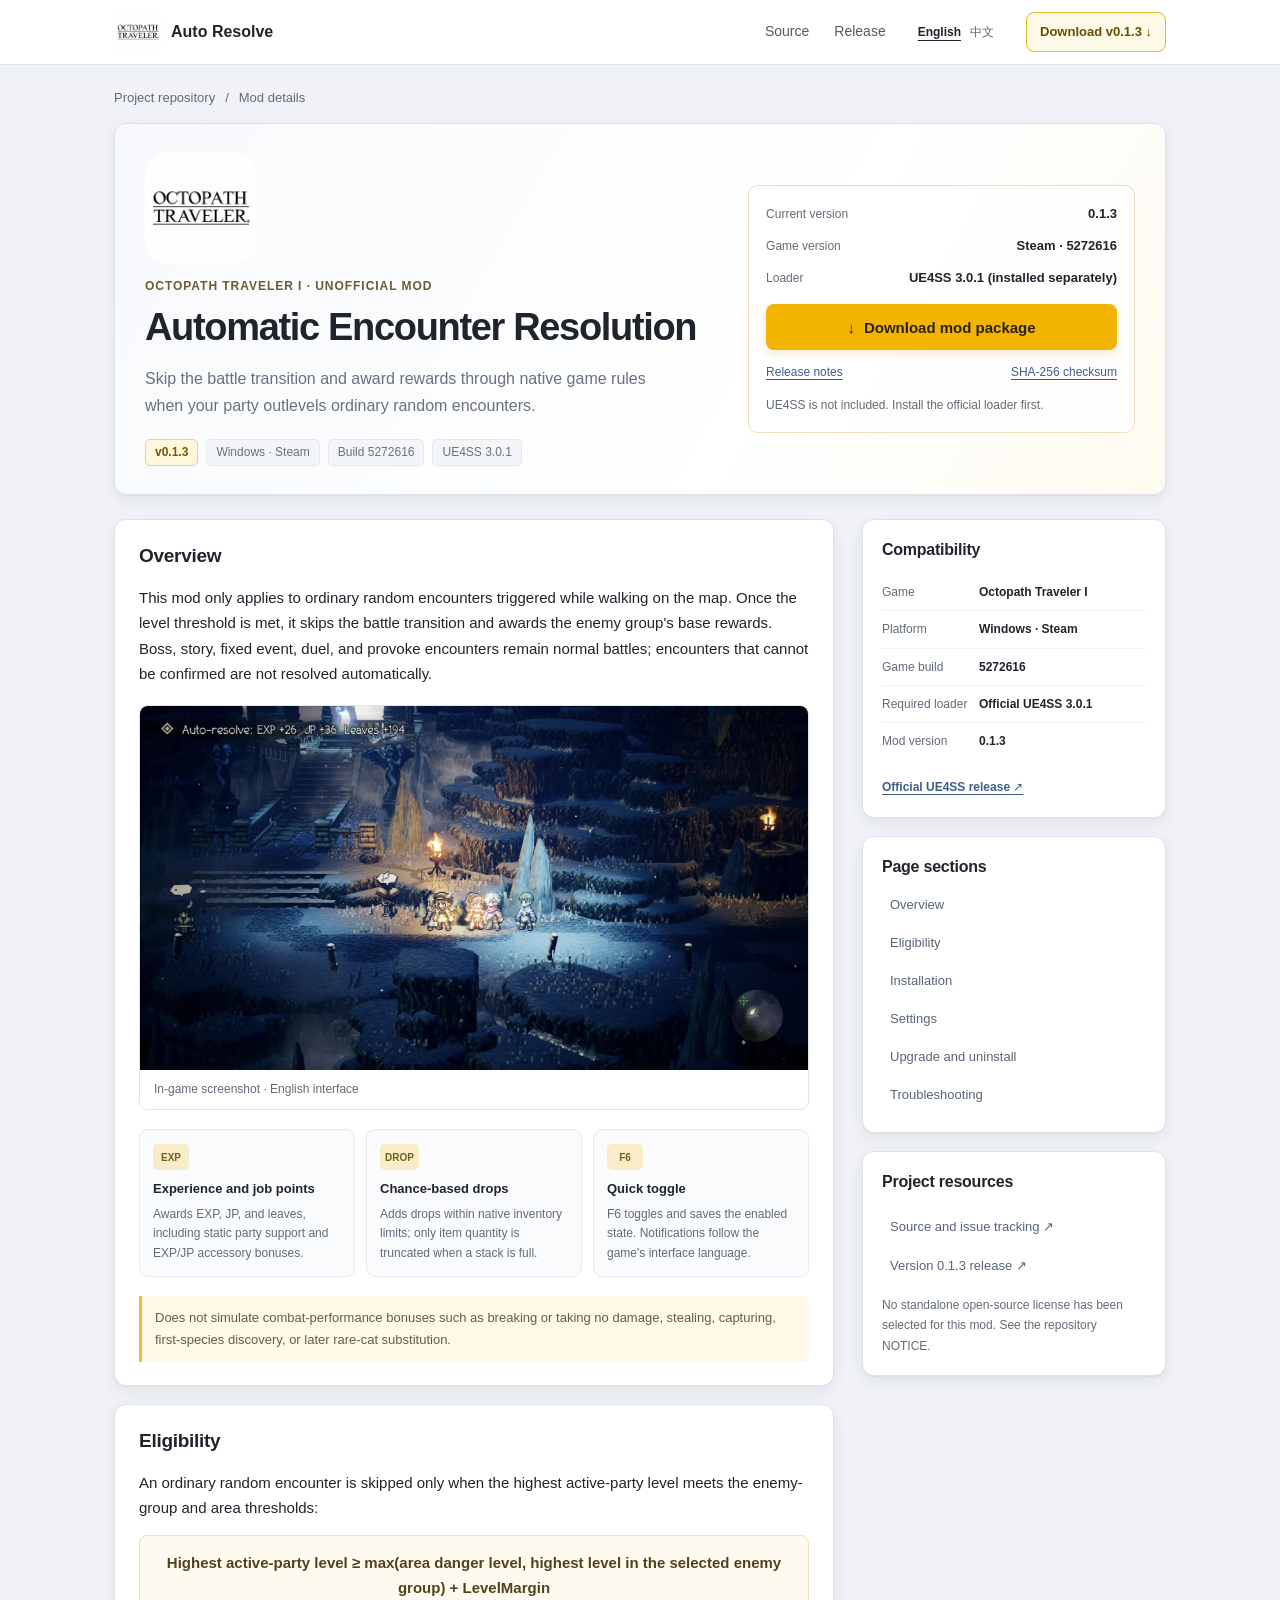
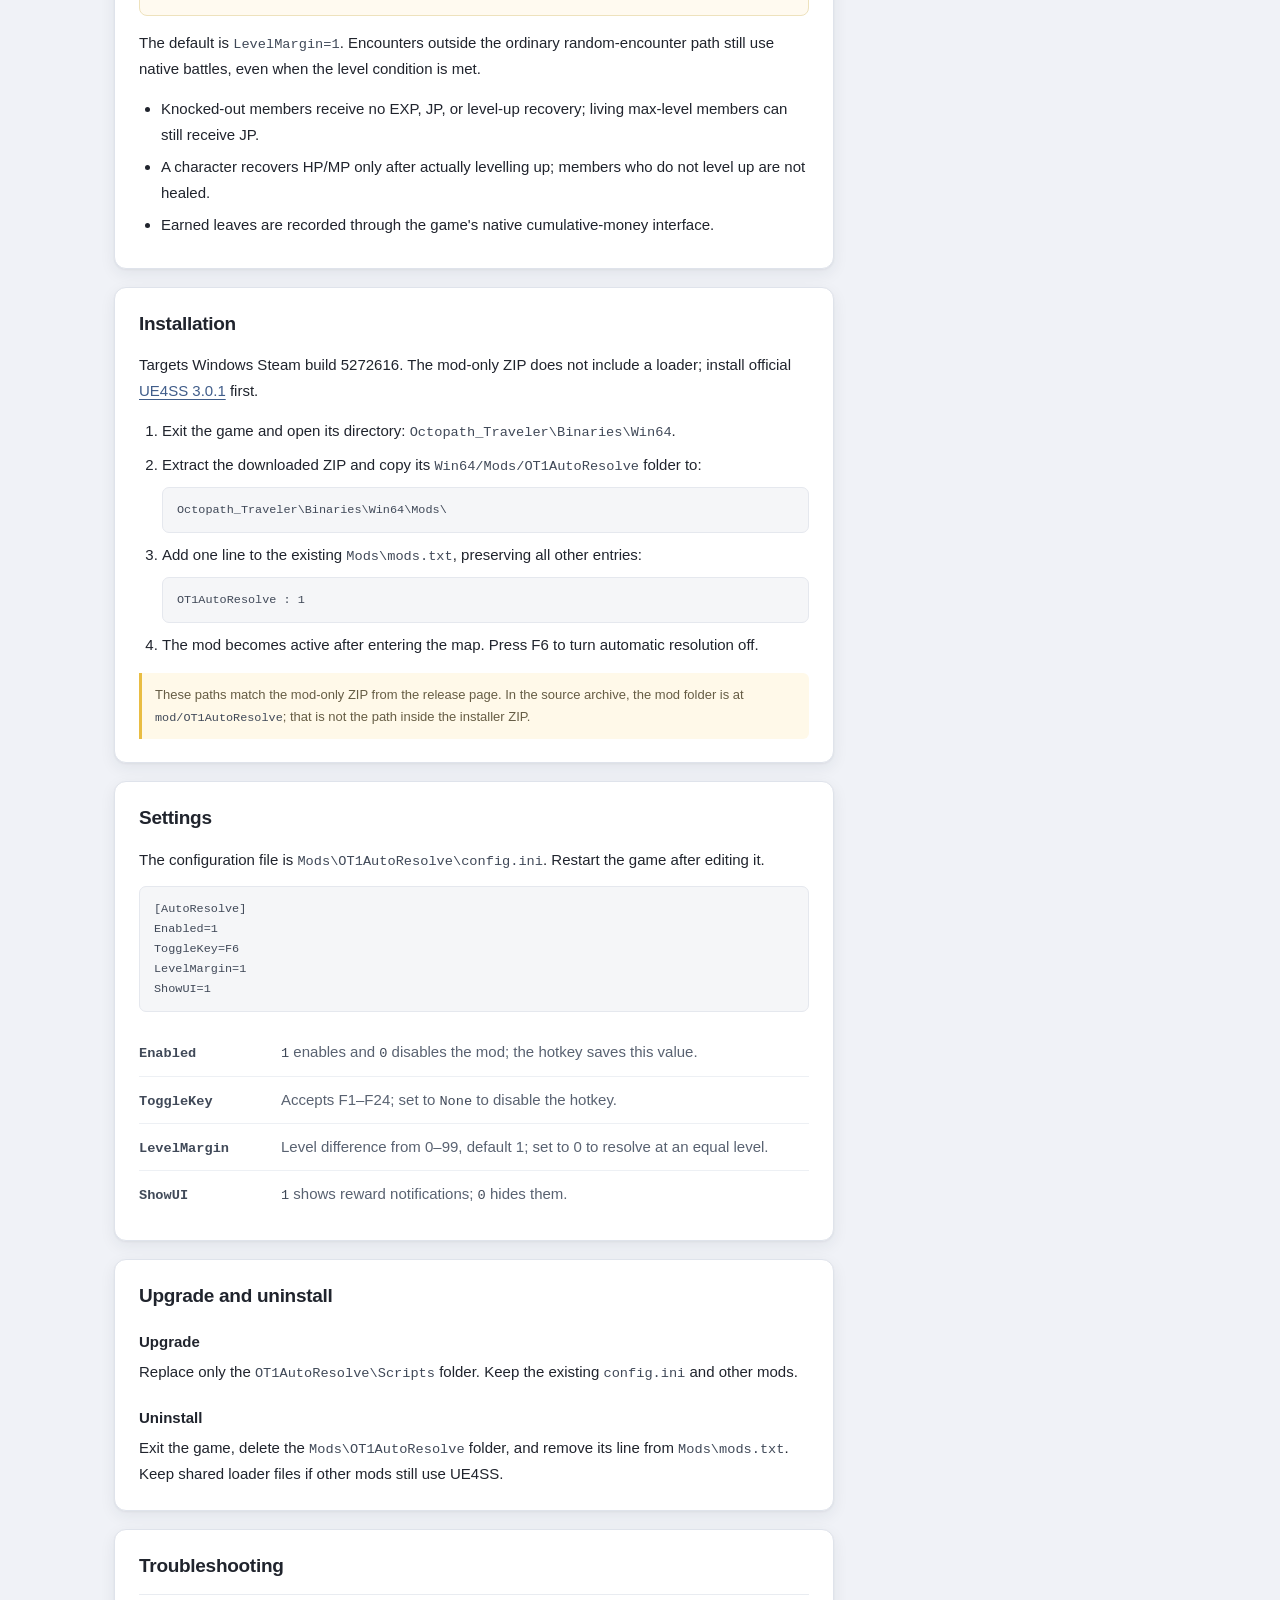
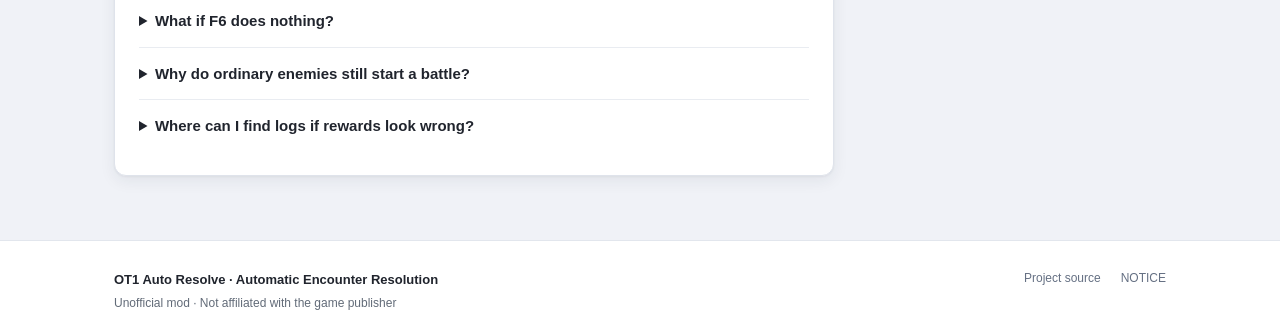
<file: docs/site/index.html>
<!doctype html>
<html lang="en">
  <head>
    <meta charset="utf-8">
    <meta name="viewport" content="width=device-width, initial-scale=1">
    <meta name="theme-color" content="#f1f3f8">
    <meta name="description" content="OT1 Auto Resolve automatically resolves eligible over-levelled ordinary encounters. Check compatibility, installation, and settings.">
    <link rel="canonical" href="https://othinusg.github.io/octopath-traveler-1_autoresolve/">
    <link rel="alternate" hreflang="en" href="https://othinusg.github.io/octopath-traveler-1_autoresolve/">
    <link rel="alternate" hreflang="zh-CN" href="https://othinusg.github.io/octopath-traveler-1_autoresolve/zh.html">
    <link rel="alternate" hreflang="x-default" href="https://othinusg.github.io/octopath-traveler-1_autoresolve/">
    <meta property="og:title" content="OT1 Auto Resolve · Automatic Encounter Resolution">
    <meta property="og:description" content="Compatibility, installation, and settings for OT1 Auto Resolve v0.1.3.">
    <meta property="og:url" content="https://othinusg.github.io/octopath-traveler-1_autoresolve/">
    <link rel="icon" href="assets/octopath-logo.png" type="image/png" sizes="256x256">
    <link rel="stylesheet" href="assets/site.css?v=octopath-brand-1">
    <title>OT1 Auto Resolve · Automatic Encounter Resolution</title>
  </head>
  <body>
    <header class="site-header">
      <div class="header-inner">
        <a class="brand" href="#top" aria-label="OT1 Auto Resolve home">
          <img class="brand-mark" src="assets/octopath-logo.png" width="48" height="48" alt="Octopath Traveler">
          <span class="brand-name">Auto Resolve</span>
        </a>
        <nav class="header-links" aria-label="Project links">
          <a href="https://github.com/OthinusG/octopath-traveler-1_autoresolve">Source</a>
          <a href="https://github.com/OthinusG/octopath-traveler-1_autoresolve/releases/tag/v0.1.3">Release</a>
        </nav>
        <nav class="language-switch" aria-label="Language">
          <a href="./" lang="en" aria-current="page">English</a>
          <a href="zh.html" lang="zh-CN">中文</a>
        </nav>
        <a class="header-download" href="https://github.com/OthinusG/octopath-traveler-1_autoresolve/releases/download/v0.1.3/OT1AutoResolve-0.1.3-mod-only.zip">Download v0.1.3 <span aria-hidden="true">↓</span></a>
      </div>
    </header>

    <main id="top" class="page-shell">
      <nav class="breadcrumb" aria-label="Breadcrumb">
        <a href="https://github.com/OthinusG/octopath-traveler-1_autoresolve">Project repository</a>
        <span aria-hidden="true">/</span>
        <span>Mod details</span>
      </nav>

      <section class="hero card" aria-labelledby="page-title">
        <div class="hero-copy">
          <img class="hero-logo" src="assets/octopath-logo.png" width="112" height="112" alt="Octopath Traveler">
          <p class="eyebrow">OCTOPATH TRAVELER I · UNOFFICIAL MOD</p>
          <h1 id="page-title">Automatic Encounter Resolution</h1>
          <p class="hero-summary">Skip the battle transition and award rewards through native game rules when your party outlevels ordinary random encounters.</p>
          <div class="tag-list" aria-label="Version and compatibility">
            <span class="tag tag-version">v0.1.3</span>
            <span class="tag">Windows · Steam</span>
            <span class="tag">Build 5272616</span>
            <span class="tag">UE4SS 3.0.1</span>
          </div>
        </div>
        <div class="download-panel">
          <div class="release-meta">
            <div><span>Current version</span><strong>0.1.3</strong></div>
            <div><span>Game version</span><strong>Steam · 5272616</strong></div>
            <div><span>Loader</span><strong>UE4SS 3.0.1 (installed separately)</strong></div>
          </div>
          <a class="download-button" href="https://github.com/OthinusG/octopath-traveler-1_autoresolve/releases/download/v0.1.3/OT1AutoResolve-0.1.3-mod-only.zip">
            <span aria-hidden="true">↓</span> Download mod package
          </a>
          <div class="download-links">
            <a href="https://github.com/OthinusG/octopath-traveler-1_autoresolve/releases/tag/v0.1.3">Release notes</a>
            <a href="https://github.com/OthinusG/octopath-traveler-1_autoresolve/releases/download/v0.1.3/OT1AutoResolve-0.1.3-mod-only.zip.sha256">SHA-256 checksum</a>
          </div>
          <p class="loader-note">UE4SS is not included. Install the official loader first.</p>
        </div>
      </section>


      <details class="mobile-toc">
        <summary>On this page</summary>
        <nav aria-label="On this page">
          <a href="#overview">Overview</a>
          <a href="#eligibility">Eligibility</a>
          <a href="#install">Installation</a>
          <a href="#settings">Settings</a>
          <a href="#maintenance">Upgrade and uninstall</a>
          <a href="#troubleshooting">Troubleshooting</a>
        </nav>
      </details>

      <div class="content-grid">
        <article class="article-column">
          <section id="overview" class="content-card card">
            <h2>Overview</h2>
            <p>This mod only applies to ordinary random encounters triggered while walking on the map. Once the level threshold is met, it skips the battle transition and awards the enemy group's base rewards. Boss, story, fixed event, duel, and provoke encounters remain normal battles; encounters that cannot be confirmed are not resolved automatically.</p>
            <figure class="gameplay-preview">
              <img src="assets/gameplay-en.webp" width="1920" height="1047" alt="Octopath Traveler I gameplay with the auto-resolve notification: EXP +26, JP +36, Leaves +194." loading="lazy" decoding="async">
              <figcaption>In-game screenshot · English interface</figcaption>
            </figure>
            <div class="feature-grid">
              <div><span class="feature-icon" aria-hidden="true">EXP</span><strong>Experience and job points</strong><p>Awards EXP, JP, and leaves, including static party support and EXP/JP accessory bonuses.</p></div>
              <div><span class="feature-icon" aria-hidden="true">DROP</span><strong>Chance-based drops</strong><p>Adds drops within native inventory limits; only item quantity is truncated when a stack is full.</p></div>
              <div><span class="feature-icon" aria-hidden="true">F6</span><strong>Quick toggle</strong><p>F6 toggles and saves the enabled state. Notifications follow the game's interface language.</p></div>
            </div>
            <p class="note">Does not simulate combat-performance bonuses such as breaking or taking no damage, stealing, capturing, first-species discovery, or later rare-cat substitution.</p>
          </section>

          <section id="eligibility" class="content-card card">
            <h2>Eligibility</h2>
            <p>An ordinary random encounter is skipped only when the highest active-party level meets the enemy-group and area thresholds:</p>
            <div class="formula">Highest active-party level ≥ max(area danger level, highest level in the selected enemy group) + LevelMargin</div>
            <p>The default is <code>LevelMargin=1</code>. Encounters outside the ordinary random-encounter path still use native battles, even when the level condition is met.</p>
            <ul>
              <li>Knocked-out members receive no EXP, JP, or level-up recovery; living max-level members can still receive JP.</li>
              <li>A character recovers HP/MP only after actually levelling up; members who do not level up are not healed.</li>
              <li>Earned leaves are recorded through the game's native cumulative-money interface.</li>
            </ul>
          </section>

          <section id="install" class="content-card card">
            <h2>Installation</h2>
            <p>Targets Windows Steam build 5272616. The mod-only ZIP does not include a loader; install official <a href="https://github.com/UE4SS-RE/RE-UE4SS/releases/tag/v3.0.1">UE4SS 3.0.1</a> first.</p>
            <ol class="steps">
              <li>Exit the game and open its directory: <code>Octopath_Traveler\Binaries\Win64</code>.</li>
              <li>Extract the downloaded ZIP and copy its <code>Win64/Mods/OT1AutoResolve</code> folder to:
                <pre><code>Octopath_Traveler\Binaries\Win64\Mods\</code></pre>
              </li>
              <li>Add one line to the existing <code>Mods\mods.txt</code>, preserving all other entries:
                <pre><code>OT1AutoResolve : 1</code></pre>
              </li>
              <li>The mod becomes active after entering the map. Press F6 to turn automatic resolution off.</li>
            </ol>
            <p class="note">These paths match the mod-only ZIP from the release page. In the source archive, the mod folder is at <code>mod/OT1AutoResolve</code>; that is not the path inside the installer ZIP.</p>
          </section>

          <section id="settings" class="content-card card">
            <h2>Settings</h2>
            <p>The configuration file is <code>Mods\OT1AutoResolve\config.ini</code>. Restart the game after editing it.</p>
            <pre><code>[AutoResolve]
Enabled=1
ToggleKey=F6
LevelMargin=1
ShowUI=1</code></pre>
            <dl class="settings-list">
              <div><dt><code>Enabled</code></dt><dd><code>1</code> enables and <code>0</code> disables the mod; the hotkey saves this value.</dd></div>
              <div><dt><code>ToggleKey</code></dt><dd>Accepts F1–F24; set to <code>None</code> to disable the hotkey.</dd></div>
              <div><dt><code>LevelMargin</code></dt><dd>Level difference from 0–99, default 1; set to 0 to resolve at an equal level.</dd></div>
              <div><dt><code>ShowUI</code></dt><dd><code>1</code> shows reward notifications; <code>0</code> hides them.</dd></div>
            </dl>
          </section>

          <section id="maintenance" class="content-card card">
            <h2>Upgrade and uninstall</h2>
            <h3>Upgrade</h3>
            <p>Replace only the <code>OT1AutoResolve\Scripts</code> folder. Keep the existing <code>config.ini</code> and other mods.</p>
            <h3>Uninstall</h3>
            <p>Exit the game, delete the <code>Mods\OT1AutoResolve</code> folder, and remove its line from <code>Mods\mods.txt</code>. Keep shared loader files if other mods still use UE4SS.</p>
          </section>

          <section id="troubleshooting" class="content-card card">
            <h2>Troubleshooting</h2>
            <details class="faq-item">
              <summary>What if F6 does nothing?</summary>
              <p>Check that <code>Mods/mods.txt</code> contains <code>OT1AutoResolve : 1</code>, and that <code>ToggleKey</code> in <code>config.ini</code> is not <code>None</code>. Restart the game after editing the configuration manually.</p>
            </details>
            <details class="faq-item">
              <summary>Why do ordinary enemies still start a battle?</summary>
              <p>Check that the party meets the current level threshold and that the encounter was triggered by walking on the map. Boss, story, fixed event, duel, provoke, and unconfirmed encounters always remain normal battles.</p>
            </details>
            <details class="faq-item">
              <summary>Where can I find logs if rewards look wrong?</summary>
              <p>The mod does not save the game. If an interface is unavailable, the normal battle proceeds; a reward-write error stops further automatic resolution. Check the game's <code>Win64/UE4SS.log</code>.</p>
            </details>
          </section>
        </article>

        <aside class="sidebar" aria-label="Quick information">
          <section class="sidebar-card card">
            <h2>Compatibility</h2>
            <dl class="facts-list">
              <div><dt>Game</dt><dd>Octopath Traveler I</dd></div>
              <div><dt>Platform</dt><dd>Windows · Steam</dd></div>
              <div><dt>Game build</dt><dd>5272616</dd></div>
              <div><dt>Required loader</dt><dd>Official UE4SS 3.0.1</dd></div>
              <div><dt>Mod version</dt><dd>0.1.3</dd></div>
            </dl>
            <a class="text-link" href="https://github.com/UE4SS-RE/RE-UE4SS/releases/tag/v3.0.1">Official UE4SS release <span aria-hidden="true">↗</span></a>
          </section>
          <nav class="sidebar-card toc-card card" aria-label="Page sections">
            <h2>Page sections</h2>
            <a href="#overview">Overview</a>
            <a href="#eligibility">Eligibility</a>
            <a href="#install">Installation</a>
            <a href="#settings">Settings</a>
            <a href="#maintenance">Upgrade and uninstall</a>
            <a href="#troubleshooting">Troubleshooting</a>
          </nav>
          <section class="sidebar-card source-card card">
            <h2>Project resources</h2>
            <a href="https://github.com/OthinusG/octopath-traveler-1_autoresolve">Source and issue tracking <span aria-hidden="true">↗</span></a>
            <a href="https://github.com/OthinusG/octopath-traveler-1_autoresolve/releases/tag/v0.1.3">Version 0.1.3 release <span aria-hidden="true">↗</span></a>
            <p>No standalone open-source license has been selected for this mod. See the repository NOTICE.</p>
          </section>
        </aside>
      </div>
    </main>

    <footer class="site-footer">
      <div class="footer-inner">
        <p><strong>OT1 Auto Resolve · Automatic Encounter Resolution</strong><br><span>Unofficial mod · Not affiliated with the game publisher</span></p>
        <nav aria-label="Footer links">
          <a href="https://github.com/OthinusG/octopath-traveler-1_autoresolve">Project source</a>
          <a href="https://github.com/OthinusG/octopath-traveler-1_autoresolve/blob/main/NOTICE.md">NOTICE</a>
        </nav>
      </div>
    </footer>
  </body>
</html>
</file>
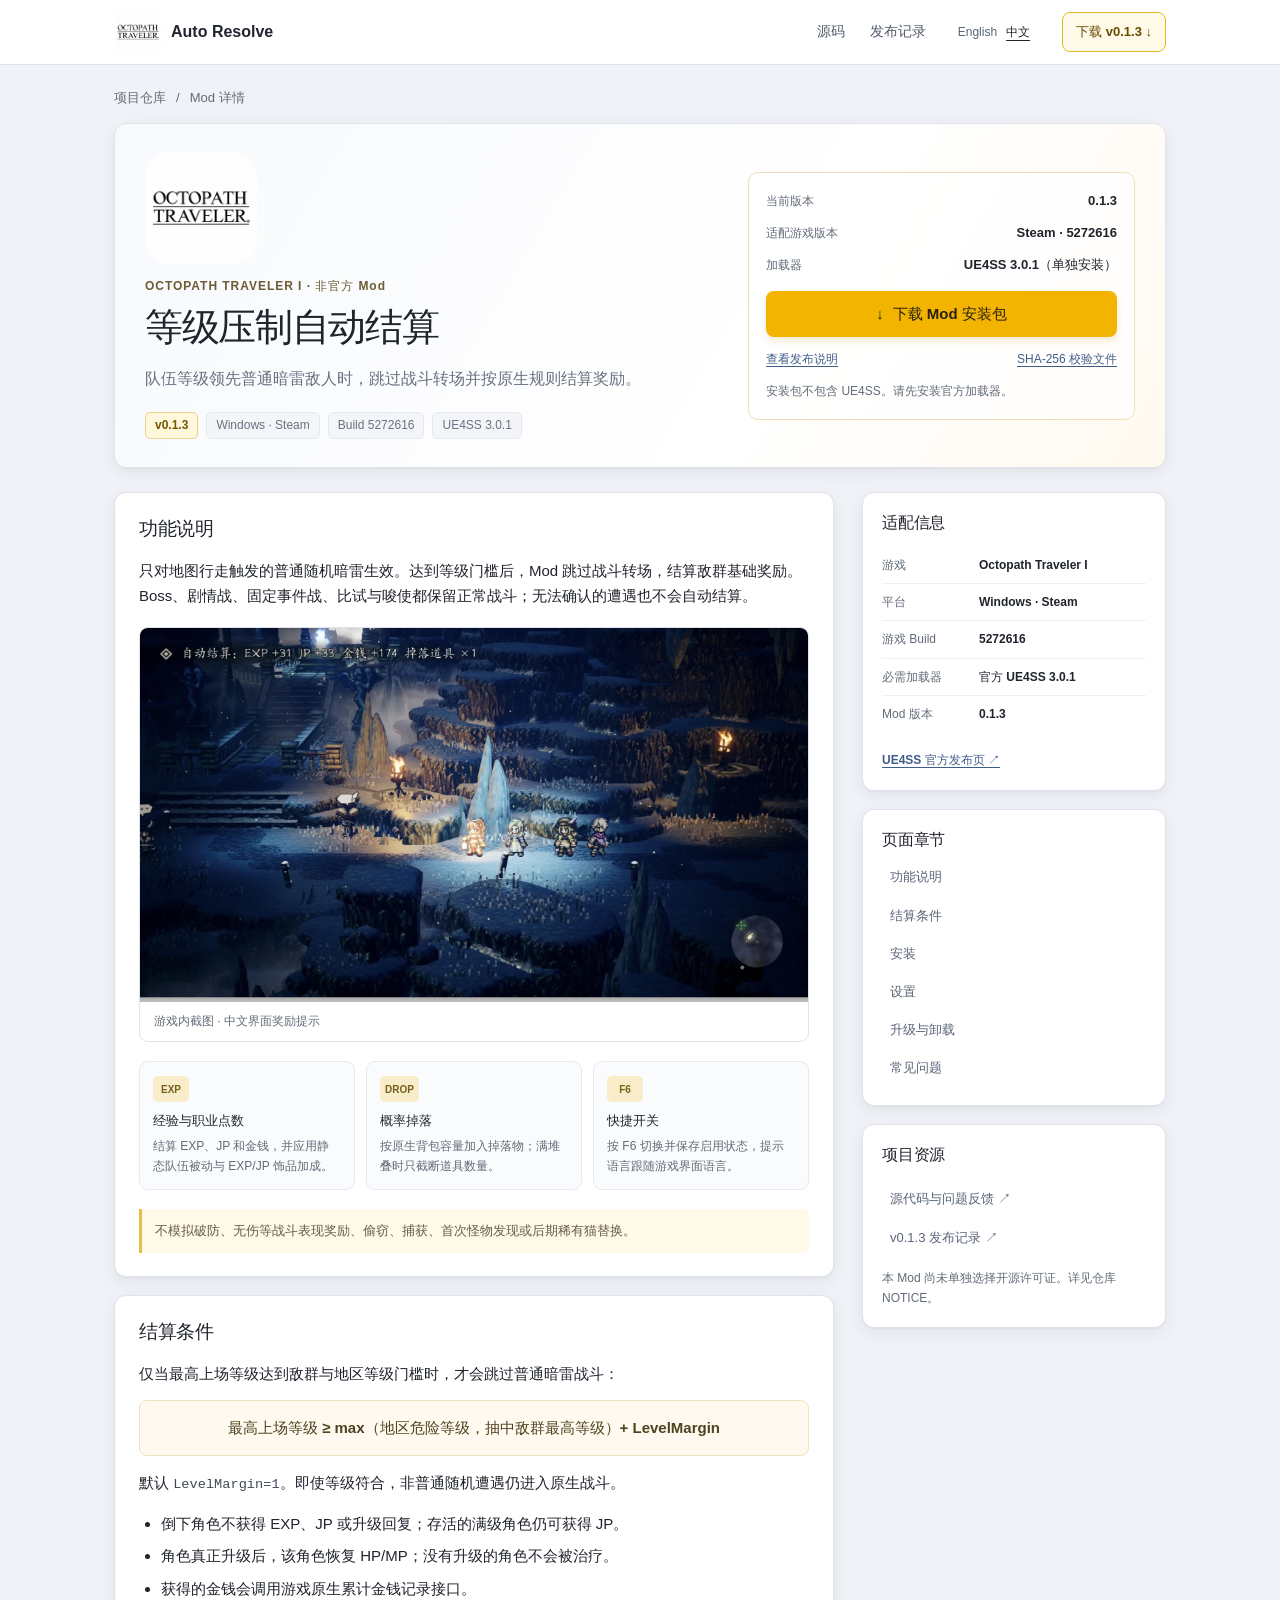
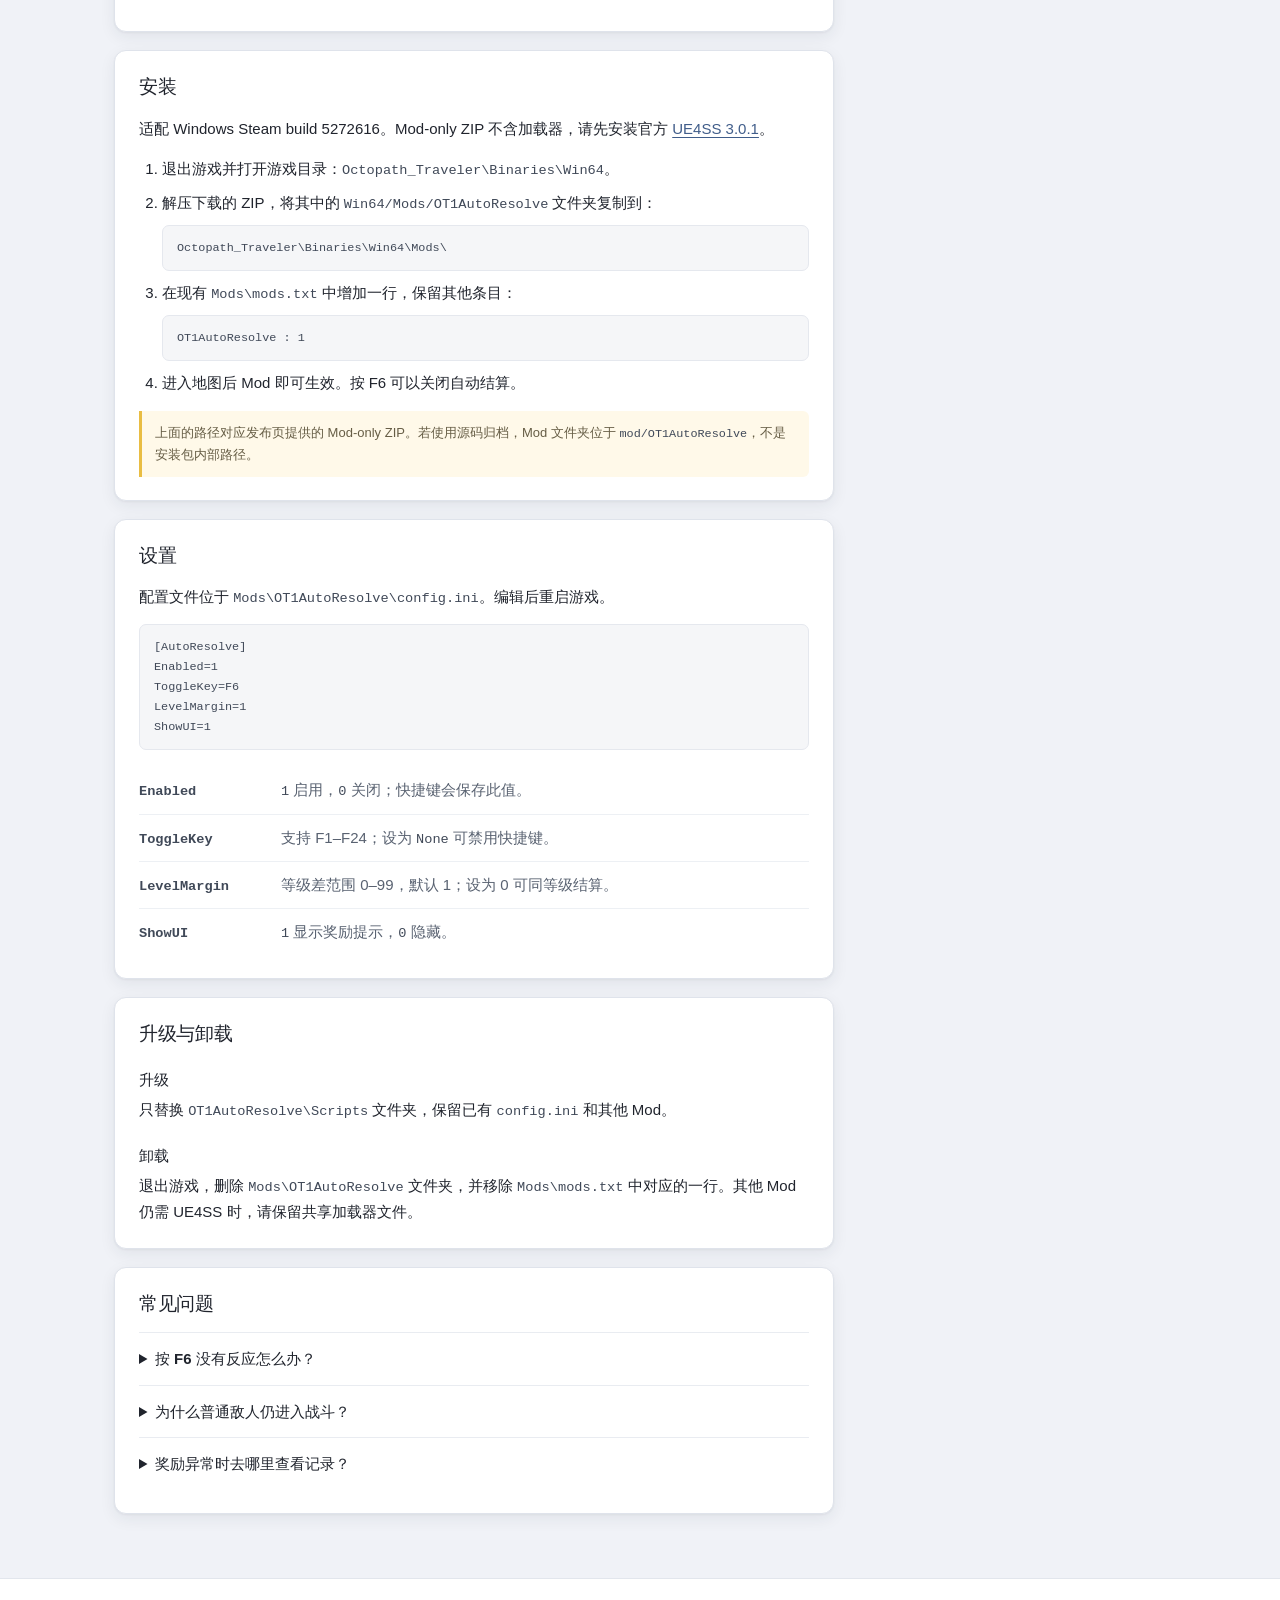
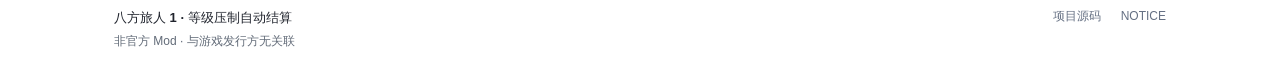
<file: docs/site/zh.html>
<!doctype html>
<html lang="zh-CN">
  <head>
    <meta charset="utf-8">
    <meta name="viewport" content="width=device-width, initial-scale=1">
    <meta name="theme-color" content="#f1f3f8">
    <meta name="description" content="八方旅人 1 等级压制自动结算 Mod：适配版本、功能说明、安装与设置。">
    <link rel="canonical" href="https://othinusg.github.io/octopath-traveler-1_autoresolve/zh.html">
    <link rel="alternate" hreflang="en" href="https://othinusg.github.io/octopath-traveler-1_autoresolve/">
    <link rel="alternate" hreflang="zh-CN" href="https://othinusg.github.io/octopath-traveler-1_autoresolve/zh.html">
    <link rel="alternate" hreflang="x-default" href="https://othinusg.github.io/octopath-traveler-1_autoresolve/">
    <meta property="og:title" content="八方旅人 1 · 等级压制自动结算">
    <meta property="og:description" content="了解 OT1 Auto Resolve v0.1.3 的适配条件、安装步骤与功能范围。">
    <meta property="og:url" content="https://othinusg.github.io/octopath-traveler-1_autoresolve/zh.html">
    <link rel="icon" href="assets/octopath-logo.png" type="image/png" sizes="256x256">
    <link rel="stylesheet" href="assets/site.css?v=octopath-brand-1">
    <title>八方旅人 1 · 等级压制自动结算</title>
  </head>
  <body>
    <header class="site-header">
      <div class="header-inner">
        <a class="brand" href="#top" aria-label="OT1 Auto Resolve 首页">
          <img class="brand-mark" src="assets/octopath-logo.png" width="48" height="48" alt="Octopath Traveler">
          <span class="brand-name">Auto Resolve</span>
        </a>
        <nav class="header-links" aria-label="项目链接">
          <a href="https://github.com/OthinusG/octopath-traveler-1_autoresolve">源码</a>
          <a href="https://github.com/OthinusG/octopath-traveler-1_autoresolve/releases/tag/v0.1.3">发布记录</a>
        </nav>
        <nav class="language-switch" aria-label="语言">
          <a href="./" lang="en">English</a>
          <a href="zh.html" lang="zh-CN" aria-current="page">中文</a>
        </nav>
        <a class="header-download" href="https://github.com/OthinusG/octopath-traveler-1_autoresolve/releases/download/v0.1.3/OT1AutoResolve-0.1.3-mod-only.zip">下载 v0.1.3 <span aria-hidden="true">↓</span></a>
      </div>
    </header>

    <main id="top" class="page-shell">
      <nav class="breadcrumb" aria-label="面包屑">
        <a href="https://github.com/OthinusG/octopath-traveler-1_autoresolve">项目仓库</a>
        <span aria-hidden="true">/</span>
        <span>Mod 详情</span>
      </nav>

      <section class="hero card" aria-labelledby="page-title">
        <div class="hero-copy">
          <img class="hero-logo" src="assets/octopath-logo.png" width="112" height="112" alt="Octopath Traveler">
          <p class="eyebrow">OCTOPATH TRAVELER I · 非官方 Mod</p>
          <h1 id="page-title">等级压制自动结算</h1>
          <p class="hero-summary">队伍等级领先普通暗雷敌人时，跳过战斗转场并按原生规则结算奖励。</p>
          <div class="tag-list" aria-label="版本与适配信息">
            <span class="tag tag-version">v0.1.3</span>
            <span class="tag">Windows · Steam</span>
            <span class="tag">Build 5272616</span>
            <span class="tag">UE4SS 3.0.1</span>
          </div>
        </div>
        <div class="download-panel">
          <div class="release-meta">
            <div><span>当前版本</span><strong>0.1.3</strong></div>
            <div><span>适配游戏版本</span><strong>Steam · 5272616</strong></div>
            <div><span>加载器</span><strong>UE4SS 3.0.1（单独安装）</strong></div>
          </div>
          <a class="download-button" href="https://github.com/OthinusG/octopath-traveler-1_autoresolve/releases/download/v0.1.3/OT1AutoResolve-0.1.3-mod-only.zip">
            <span aria-hidden="true">↓</span> 下载 Mod 安装包
          </a>
          <div class="download-links">
            <a href="https://github.com/OthinusG/octopath-traveler-1_autoresolve/releases/tag/v0.1.3">查看发布说明</a>
            <a href="https://github.com/OthinusG/octopath-traveler-1_autoresolve/releases/download/v0.1.3/OT1AutoResolve-0.1.3-mod-only.zip.sha256">SHA-256 校验文件</a>
          </div>
          <p class="loader-note">安装包不包含 UE4SS。请先安装官方加载器。</p>
        </div>
      </section>


      <details class="mobile-toc">
        <summary>本页目录</summary>
        <nav aria-label="本页目录">
          <a href="#overview">功能说明</a>
          <a href="#eligibility">结算条件</a>
          <a href="#install">安装</a>
          <a href="#settings">设置</a>
          <a href="#maintenance">升级与卸载</a>
          <a href="#troubleshooting">常见问题</a>
        </nav>
      </details>

      <div class="content-grid">
        <article class="article-column">
          <section id="overview" class="content-card card">
            <h2>功能说明</h2>
            <p>只对地图行走触发的普通随机暗雷生效。达到等级门槛后，Mod 跳过战斗转场，结算敌群基础奖励。Boss、剧情战、固定事件战、比试与唆使都保留正常战斗；无法确认的遭遇也不会自动结算。</p>
            <figure class="gameplay-preview">
              <img src="assets/gameplay-zh.webp" width="1920" height="1077" alt="《八方旅人 1》游戏画面，显示自动结算奖励提示：EXP +31、JP +33、金钱 +174、掉落道具 ×1。" loading="lazy" decoding="async">
              <figcaption>游戏内截图 · 中文界面奖励提示</figcaption>
            </figure>
            <div class="feature-grid">
              <div><span class="feature-icon" aria-hidden="true">EXP</span><strong>经验与职业点数</strong><p>结算 EXP、JP 和金钱，并应用静态队伍被动与 EXP/JP 饰品加成。</p></div>
              <div><span class="feature-icon" aria-hidden="true">DROP</span><strong>概率掉落</strong><p>按原生背包容量加入掉落物；满堆叠时只截断道具数量。</p></div>
              <div><span class="feature-icon" aria-hidden="true">F6</span><strong>快捷开关</strong><p>按 F6 切换并保存启用状态，提示语言跟随游戏界面语言。</p></div>
            </div>
            <p class="note">不模拟破防、无伤等战斗表现奖励、偷窃、捕获、首次怪物发现或后期稀有猫替换。</p>
          </section>

          <section id="eligibility" class="content-card card">
            <h2>结算条件</h2>
            <p>仅当最高上场等级达到敌群与地区等级门槛时，才会跳过普通暗雷战斗：</p>
            <div class="formula">最高上场等级 ≥ max（地区危险等级，抽中敌群最高等级）+ LevelMargin</div>
            <p>默认 <code>LevelMargin=1</code>。即使等级符合，非普通随机遭遇仍进入原生战斗。</p>
            <ul>
              <li>倒下角色不获得 EXP、JP 或升级回复；存活的满级角色仍可获得 JP。</li>
              <li>角色真正升级后，该角色恢复 HP/MP；没有升级的角色不会被治疗。</li>
              <li>获得的金钱会调用游戏原生累计金钱记录接口。</li>
            </ul>
          </section>

          <section id="install" class="content-card card">
            <h2>安装</h2>
            <p>适配 Windows Steam build 5272616。Mod-only ZIP 不含加载器，请先安装官方 <a href="https://github.com/UE4SS-RE/RE-UE4SS/releases/tag/v3.0.1">UE4SS 3.0.1</a>。</p>
            <ol class="steps">
              <li>退出游戏并打开游戏目录：<code>Octopath_Traveler\Binaries\Win64</code>。</li>
              <li>解压下载的 ZIP，将其中的 <code>Win64/Mods/OT1AutoResolve</code> 文件夹复制到：
                <pre><code>Octopath_Traveler\Binaries\Win64\Mods\</code></pre>
              </li>
              <li>在现有 <code>Mods\mods.txt</code> 中增加一行，保留其他条目：
                <pre><code>OT1AutoResolve : 1</code></pre>
              </li>
              <li>进入地图后 Mod 即可生效。按 F6 可以关闭自动结算。</li>
            </ol>
            <p class="note">上面的路径对应发布页提供的 Mod-only ZIP。若使用源码归档，Mod 文件夹位于 <code>mod/OT1AutoResolve</code>，不是安装包内部路径。</p>
          </section>

          <section id="settings" class="content-card card">
            <h2>设置</h2>
            <p>配置文件位于 <code>Mods\OT1AutoResolve\config.ini</code>。编辑后重启游戏。</p>
            <pre><code>[AutoResolve]
Enabled=1
ToggleKey=F6
LevelMargin=1
ShowUI=1</code></pre>
            <dl class="settings-list">
              <div><dt><code>Enabled</code></dt><dd><code>1</code> 启用，<code>0</code> 关闭；快捷键会保存此值。</dd></div>
              <div><dt><code>ToggleKey</code></dt><dd>支持 F1–F24；设为 <code>None</code> 可禁用快捷键。</dd></div>
              <div><dt><code>LevelMargin</code></dt><dd>等级差范围 0–99，默认 1；设为 0 可同等级结算。</dd></div>
              <div><dt><code>ShowUI</code></dt><dd><code>1</code> 显示奖励提示，<code>0</code> 隐藏。</dd></div>
            </dl>
          </section>

          <section id="maintenance" class="content-card card">
            <h2>升级与卸载</h2>
            <h3>升级</h3>
            <p>只替换 <code>OT1AutoResolve\Scripts</code> 文件夹，保留已有 <code>config.ini</code> 和其他 Mod。</p>
            <h3>卸载</h3>
            <p>退出游戏，删除 <code>Mods\OT1AutoResolve</code> 文件夹，并移除 <code>Mods\mods.txt</code> 中对应的一行。其他 Mod 仍需 UE4SS 时，请保留共享加载器文件。</p>
          </section>

          <section id="troubleshooting" class="content-card card">
            <h2>常见问题</h2>
            <details class="faq-item">
              <summary>按 F6 没有反应怎么办？</summary>
              <p>检查 <code>Mods/mods.txt</code> 是否包含 <code>OT1AutoResolve : 1</code>，并确认 <code>config.ini</code> 中的 <code>ToggleKey</code> 不是 <code>None</code>。手动编辑配置后需重启游戏。</p>
            </details>
            <details class="faq-item">
              <summary>为什么普通敌人仍进入战斗？</summary>
              <p>检查队伍等级是否达到当前门槛，并确认该战斗由地图移动触发。Boss、剧情、固定事件、比试、唆使及无法确认的遭遇始终保留正常战斗。</p>
            </details>
            <details class="faq-item">
              <summary>奖励异常时去哪里查看记录？</summary>
              <p>Mod 不主动保存游戏。接口不可用时会保留正常战斗；奖励写入异常会停止后续自动结算，记录在游戏的 <code>Win64/UE4SS.log</code> 中。</p>
            </details>
          </section>
        </article>

        <aside class="sidebar" aria-label="快速信息">
          <section class="sidebar-card card">
            <h2>适配信息</h2>
            <dl class="facts-list">
              <div><dt>游戏</dt><dd>Octopath Traveler I</dd></div>
              <div><dt>平台</dt><dd>Windows · Steam</dd></div>
              <div><dt>游戏 Build</dt><dd>5272616</dd></div>
              <div><dt>必需加载器</dt><dd>官方 UE4SS 3.0.1</dd></div>
              <div><dt>Mod 版本</dt><dd>0.1.3</dd></div>
            </dl>
            <a class="text-link" href="https://github.com/UE4SS-RE/RE-UE4SS/releases/tag/v3.0.1">UE4SS 官方发布页 <span aria-hidden="true">↗</span></a>
          </section>
          <nav class="sidebar-card toc-card card" aria-label="页面章节">
            <h2>页面章节</h2>
            <a href="#overview">功能说明</a>
            <a href="#eligibility">结算条件</a>
            <a href="#install">安装</a>
            <a href="#settings">设置</a>
            <a href="#maintenance">升级与卸载</a>
            <a href="#troubleshooting">常见问题</a>
          </nav>
          <section class="sidebar-card source-card card">
            <h2>项目资源</h2>
            <a href="https://github.com/OthinusG/octopath-traveler-1_autoresolve">源代码与问题反馈 <span aria-hidden="true">↗</span></a>
            <a href="https://github.com/OthinusG/octopath-traveler-1_autoresolve/releases/tag/v0.1.3">v0.1.3 发布记录 <span aria-hidden="true">↗</span></a>
            <p>本 Mod 尚未单独选择开源许可证。详见仓库 NOTICE。</p>
          </section>
        </aside>
      </div>
    </main>

    <footer class="site-footer">
      <div class="footer-inner">
        <p><strong>八方旅人 1 · 等级压制自动结算</strong><br><span>非官方 Mod · 与游戏发行方无关联</span></p>
        <nav aria-label="页脚链接">
          <a href="https://github.com/OthinusG/octopath-traveler-1_autoresolve">项目源码</a>
          <a href="https://github.com/OthinusG/octopath-traveler-1_autoresolve/blob/main/NOTICE.md">NOTICE</a>
        </nav>
      </div>
    </footer>
  </body>
</html>
</file>
<file: docs/site/assets/site.css>
:root {
  color-scheme: light;
  font-family: -apple-system, BlinkMacSystemFont, "Segoe UI", "PingFang SC", "Microsoft YaHei", sans-serif;
  color: #20242d;
  background: #f0f2f7;
  font-synthesis: none;
  text-rendering: optimizeLegibility;
  --page: #f0f2f7;
  --surface: #fff;
  --text: #20242d;
  --muted: #626b78;
  --line: #dfe3eb;
  --soft: #f5f6f9;
  --amber: #f2b400;
  --amber-dark: #d79e00;
  --blue: #5a6c88;
  --radius: 12px;
  --shadow: 0 5px 16px rgb(32 42 60 / 7%), 0 1px 2px rgb(32 42 60 / 5%);
}

* { box-sizing: border-box; }

html { scroll-behavior: smooth; scroll-padding-top: 1rem; }

body {
  min-width: 320px;
  margin: 0;
  background: var(--page);
  color: var(--text);
  font-size: 15px;
  line-height: 1.7;
}

a { color: #405d8a; text-decoration-thickness: 1px; text-underline-offset: 3px; }
a:hover { color: #263e67; }
a:focus-visible, summary:focus-visible { outline: 3px solid #7a9bd1; outline-offset: 3px; border-radius: 4px; }

.site-header { background: var(--surface); border-bottom: 1px solid var(--line); }
.header-inner { width: min(1052px, calc(100% - 40px)); min-height: 64px; margin: auto; display: flex; align-items: center; gap: 32px; }
.brand { display: inline-flex; align-items: center; gap: 9px; color: var(--text); font-size: 16px; font-weight: 750; text-decoration: none; white-space: nowrap; }
.brand-mark { display: block; width: 48px; height: 48px; object-fit: contain; border-radius: 20%; }
.hero-logo { display: block; width: 112px; max-width: 100%; height: auto; margin-bottom: 12px; border-radius: 20%; }
.header-links { display: flex; align-items: center; gap: 25px; margin-left: auto; }
.header-links a { color: #515a69; font-size: 14px; text-decoration: none; }
.language-switch { display: flex; align-items: center; gap: 9px; white-space: nowrap; font-size: 12px; }
.language-switch a { color: #596577; text-decoration: none; }
.language-switch [aria-current="page"] { color: #20242d; font-weight: 750; text-decoration: underline; text-underline-offset: 4px; }
.header-download { padding: 8px 13px; border: 1px solid #e7b922; border-radius: 8px; background: #fff9e7; color: #664d00; font-size: 13px; font-weight: 700; text-decoration: none; white-space: nowrap; }
.header-download:hover { background: #fff2c5; color: #4c3900; }

.page-shell { width: min(1052px, calc(100% - 40px)); margin: 22px auto 64px; }
.breadcrumb { display: flex; align-items: center; gap: 10px; margin: 0 0 14px; color: #626b78; font-size: 13px; }
.breadcrumb a { color: #626b78; text-decoration: none; }
.card { border: 1px solid var(--line); border-radius: var(--radius); background: var(--surface); box-shadow: var(--shadow); }

.hero { display: grid; grid-template-columns: minmax(0, 1.25fr) minmax(310px, .85fr); gap: 34px; align-items: center; padding: 28px 30px; background: linear-gradient(120deg, #f7f9fc 0%, #fff 63%, #fffaf0 100%); }
.eyebrow { margin: 0 0 8px; color: #6c5b34; font-size: 12px; font-weight: 750; letter-spacing: .08em; }
h1 { margin: 0; font-size: clamp(28px, 3.2vw, 38px); line-height: 1.25; letter-spacing: -.035em; }
.hero-summary { max-width: 520px; margin: 13px 0 20px; color: #687180; font-size: 16px; }
.tag-list { display: flex; flex-wrap: wrap; gap: 8px; }
.tag { display: inline-flex; align-items: center; min-height: 27px; padding: 2px 9px; border: 1px solid #e5e8ee; border-radius: 5px; background: #f4f5f8; color: #687180; font-size: 12px; line-height: 1.4; }
.tag-version { border-color: #ead38b; background: #fff7dc; color: #745800; font-weight: 700; }
.download-panel { padding: 17px; border: 1px solid #eddfb6; border-radius: 10px; background: rgb(255 255 255 / 82%); }
.release-meta { display: grid; gap: 10px; margin-bottom: 15px; }
.release-meta div { display: flex; justify-content: space-between; gap: 12px; align-items: baseline; }
.release-meta span { color: var(--muted); font-size: 12px; }
.release-meta strong { text-align: right; font-size: 13px; font-weight: 650; }
.download-button { display: flex; min-height: 46px; justify-content: center; align-items: center; gap: 9px; border-radius: 8px; background: var(--amber); box-shadow: 0 4px 9px rgb(190 143 0 / 18%); color: #28220e; font-size: 15px; font-weight: 800; text-decoration: none; }
.download-button:hover { background: #ffc326; color: #1d190c; }
.download-links { display: flex; flex-wrap: wrap; justify-content: space-between; gap: 8px 16px; margin-top: 12px; }
.download-links a { font-size: 12px; }
.loader-note { margin: 12px 0 0; color: var(--muted); font-size: 12px; }
.gameplay-preview { min-width: 0; max-width: 100%; margin: 18px 0; overflow: hidden; border: 1px solid var(--line); border-radius: 9px; }
.gameplay-preview img { display: block; width: 100%; max-width: 100%; height: auto; }
.gameplay-preview figcaption { padding: 9px 14px; color: var(--muted); font-size: 12px; }

.mobile-toc { display: none; }
.content-grid { display: grid; grid-template-columns: minmax(0, 2.25fr) minmax(240px, .95fr); gap: 28px; align-items: start; margin-top: 24px; }
.article-column, .sidebar { display: grid; gap: 18px; min-width: 0; }
.content-card { min-width: 0; padding: 23px 24px; scroll-margin-top: 16px; }
h2 { margin: 0 0 15px; font-size: 19px; line-height: 1.4; letter-spacing: -.015em; }
h3 { margin: 19px 0 5px; font-size: 15px; }
p { margin: 0 0 13px; }
p:last-child { margin-bottom: 0; }
.content-card > :last-child { margin-bottom: 0; }
.feature-grid { display: grid; grid-template-columns: repeat(3, minmax(0, 1fr)); gap: 11px; margin: 19px 0; }
.feature-grid > div { min-width: 0; padding: 13px; border: 1px solid #e7eaf0; border-radius: 9px; background: #fafbfc; }
.feature-icon { display: inline-grid; min-width: 36px; height: 26px; place-items: center; margin-bottom: 8px; padding: 0 5px; border-radius: 5px; background: #f8edc8; color: #76601e; font-size: 10px; font-weight: 800; }
.feature-grid strong { display: block; font-size: 13px; }
.feature-grid p { margin: 5px 0 0; color: var(--muted); font-size: 12px; line-height: 1.6; }
.note { padding: 11px 13px; border-left: 3px solid #e9bd43; border-radius: 0 6px 6px 0; background: #fff9e9; color: #665d45; font-size: 13px; }
.formula { margin: 14px 0; padding: 14px; overflow-wrap: anywhere; border: 1px solid #eee2bd; border-radius: 8px; background: #fffaf0; color: #4f421e; font-weight: 750; text-align: center; }
ul, ol { padding-left: 22px; }
li { margin: 7px 0; }
code, pre { font-family: ui-monospace, SFMono-Regular, Menlo, Consolas, monospace; }
code { overflow-wrap: anywhere; color: #404958; font-size: .91em; }
pre { max-width: 100%; margin: 9px 0; padding: 12px 14px; overflow-x: auto; border: 1px solid #e5e8ee; border-radius: 7px; background: #f5f6f8; color: #323945; font-size: 13px; line-height: 1.55; tab-size: 4; }
pre code { overflow-wrap: normal; white-space: pre; }
.steps { padding-left: 23px; }
.settings-list { margin: 17px 0 0; }
.settings-list > div { display: grid; grid-template-columns: 130px minmax(0, 1fr); gap: 12px; padding: 10px 0; border-bottom: 1px solid #edf0f4; }
.settings-list > div:last-child { border: 0; }
.settings-list dt { font-weight: 700; }
.settings-list dd { margin: 0; color: #596271; }
.faq-item { border-top: 1px solid #e9ecf1; }
.faq-item summary { padding: 13px 0; cursor: pointer; font-weight: 650; }
.faq-item p { padding: 0 0 13px; color: #596271; }

.sidebar { position: sticky; top: 16px; }
.sidebar-card { padding: 19px; }
.sidebar-card h2 { margin-bottom: 12px; font-size: 16px; }
.facts-list { margin: 0 0 13px; }
.facts-list div { display: grid; grid-template-columns: 90px minmax(0, 1fr); gap: 7px; padding: 8px 0; border-bottom: 1px solid #edf0f4; }
.facts-list div:last-child { border: 0; }
.facts-list dt { color: var(--muted); font-size: 12px; }
.facts-list dd { margin: 0; font-size: 12px; font-weight: 650; overflow-wrap: anywhere; }
.text-link { font-size: 12px; font-weight: 650; }
.toc-card { display: grid; gap: 2px; }
.toc-card h2 { margin-bottom: 6px; }
.toc-card a, .source-card > a { padding: 7px 8px; border-radius: 5px; color: #596577; font-size: 13px; text-decoration: none; }
.toc-card a:hover, .source-card > a:hover { background: #f4f5f8; color: #293e62; }
.source-card { display: grid; gap: 3px; }
.source-card p { margin: 8px 0 0; color: var(--muted); font-size: 12px; }
.site-footer { border-top: 1px solid #e2e6ed; background: #fff; }
.footer-inner { display: flex; width: min(1052px, calc(100% - 40px)); justify-content: space-between; gap: 24px; margin: auto; padding: 27px 0; }
.footer-inner p { margin: 0; font-size: 13px; line-height: 1.8; }
.footer-inner p span { color: var(--muted); font-size: 12px; }
.footer-inner nav { display: flex; flex-wrap: wrap; align-content: start; gap: 12px 20px; }
.footer-inner nav a { color: #657083; font-size: 12px; text-decoration: none; }

@media (max-width: 760px) {
  body { font-size: 14px; }
  .header-inner { width: min(100% - 28px, 600px); min-height: 58px; gap: 12px; }
  .brand { gap: 7px; font-size: 14px; }
  .brand-mark { width: 40px; height: 40px; }
  .brand-name { display: none; }
  .header-links { display: none; }
  .language-switch { margin-left: auto; gap: 8px; }
  .header-download { margin-left: 0; padding: 7px 9px; font-size: 12px; }
  .page-shell { width: min(100% - 28px, 600px); margin: 16px auto 40px; }
  .breadcrumb { margin-bottom: 11px; }
  .hero { grid-template-columns: minmax(0, 1fr); gap: 19px; padding: 20px; }
  h1 { font-size: clamp(27px, 8vw, 34px); }
  .hero-summary { margin: 10px 0 15px; font-size: 14px; }
  .download-panel { padding: 14px; }
  .content-grid { grid-template-columns: minmax(0, 1fr); gap: 15px; margin-top: 15px; }
  .article-column { gap: 13px; }
  .content-card { padding: 18px 17px; scroll-margin-top: 12px; }
  .feature-grid { grid-template-columns: minmax(0, 1fr); gap: 8px; }
  .feature-grid > div { display: grid; grid-template-columns: 42px minmax(0, 1fr); gap: 0 9px; align-items: center; padding: 10px; }
  .feature-icon { grid-row: span 2; margin: 0; }
  .feature-grid p { margin-top: 1px; }
  .sidebar { position: static; }
  .toc-card { display: none; }
  .mobile-toc { display: block; margin-top: 13px; padding: 0 14px; border: 1px solid var(--line); border-radius: 9px; background: var(--surface); }
  .mobile-toc summary { padding: 10px 0; cursor: pointer; color: #49566b; font-size: 13px; font-weight: 700; }
  .mobile-toc nav { display: grid; grid-template-columns: repeat(2, minmax(0, 1fr)); gap: 3px 10px; padding: 0 0 10px; }
  .mobile-toc nav a { padding: 5px 2px; font-size: 12px; text-decoration: none; }
  .settings-list > div { grid-template-columns: 100px minmax(0, 1fr); gap: 8px; }
  .footer-inner { width: min(100% - 28px, 600px); flex-direction: column; gap: 12px; padding: 21px 0; }
}

@media (max-width: 360px) {
  .header-inner { width: calc(100% - 20px); flex-wrap: wrap; column-gap: 8px; row-gap: 5px; padding: 7px 0; }
  .brand { font-size: 13px; }
  .header-download { margin-left: auto; padding: 6px 7px; font-size: 11px; }
  .page-shell { width: calc(100% - 20px); }
  .hero { padding: 16px; }
  .content-card { padding: 16px 14px; }
  .settings-list > div { grid-template-columns: minmax(0, 1fr); gap: 2px; }
  .footer-inner { width: calc(100% - 20px); }
}

@media (prefers-reduced-motion: reduce) {
  html { scroll-behavior: auto; }
  *, *::before, *::after { animation-duration: .01ms !important; animation-iteration-count: 1 !important; transition-duration: .01ms !important; }
}
</file>
